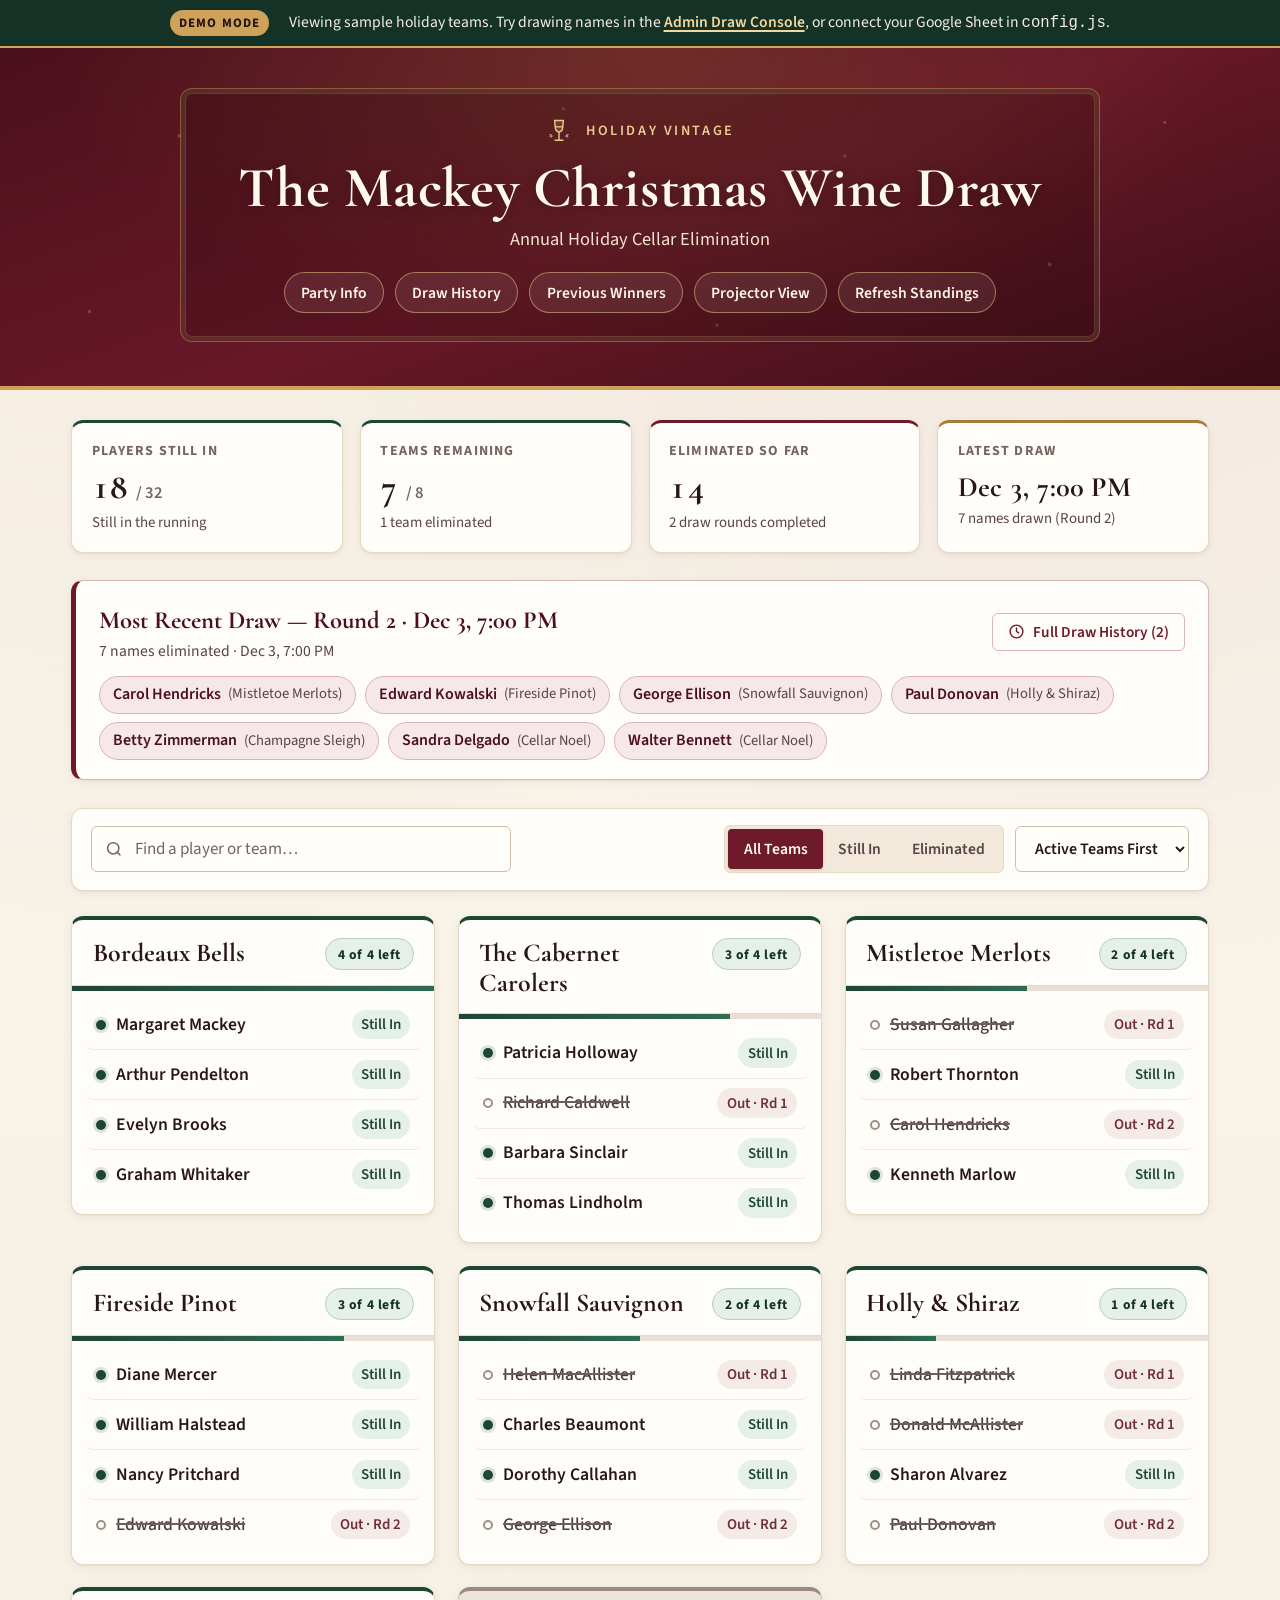
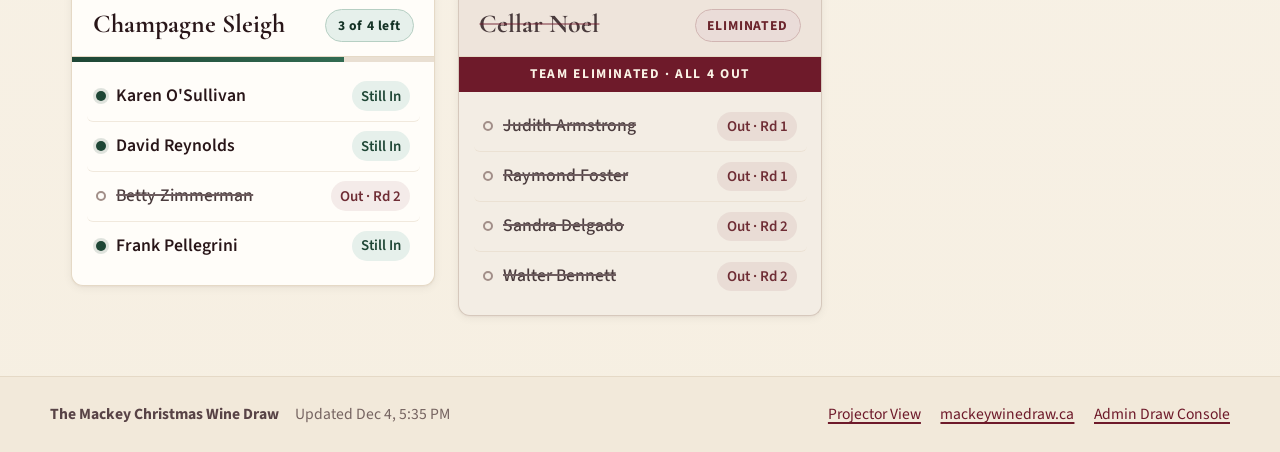
<file: index.html>
<!DOCTYPE html>
<html lang="en">
  <head>
    <meta charset="UTF-8" />
    <meta name="viewport" content="width=device-width, initial-scale=1.0" />
    <title>The Mackey Christmas Wine Draw</title>
    <meta
      name="description"
      content="Follow the teams, daily eliminations, and last name standing in The Mackey Christmas Wine Draw."
    />
    <link rel="icon" type="image/svg+xml" href="./favicon.svg" />
    <link rel="preconnect" href="https://fonts.googleapis.com" />
    <link rel="preconnect" href="https://fonts.gstatic.com" crossorigin />
    <link
      href="https://fonts.googleapis.com/css2?family=Cormorant+Garamond:wght@600;700&family=Source+Sans+3:wght@400;500;600;700&display=swap"
      rel="stylesheet"
    />
    <link rel="stylesheet" href="./css/styles.css" />
  </head>
  <body>
    <!-- Shown automatically only when API_URL in config.js is empty -->
    <div id="demo-banner" class="demo-banner no-print" hidden>
      <div class="demo-banner-inner">
        <span class="demo-badge">Demo Mode</span>
        <span>
          Viewing sample holiday teams. Try drawing names in the
          <a href="./admin.html">Admin Draw Console</a>, or connect your Google Sheet in
          <code>config.js</code>.
        </span>
      </div>
    </div>

    <header class="hero">
      <div class="hero-frame">
        <div class="hero-ornament" id="hero-ornament">
          <span class="hero-season" id="hero-season">Holiday Vintage</span>
        </div>
        <h1 class="hero-title" id="hero-title">The Mackey Christmas Wine Draw</h1>
        <p class="hero-subtitle" id="hero-subtitle">
          Annual Holiday Cellar Elimination &mdash; Last name standing takes home the wine
        </p>
        <nav class="hero-nav no-print" aria-label="Primary">
          <button type="button" class="hero-pill-link" id="open-party-nav">
            Party Info
          </button>
          <button type="button" class="hero-pill-link" id="open-history-nav">
            Draw History
          </button>
          <button type="button" class="hero-pill-link" id="open-winners-nav">
            Previous Winners
          </button>
          <a href="./projector.html" class="hero-pill-link">Projector View</a>
          <button type="button" class="hero-pill-link" id="refresh-btn">
            Refresh Standings
          </button>
        </nav>
      </div>
    </header>

    <main class="container">
      <!-- Grand Winner Banner (renders automatically when 1 player remains) -->
      <div id="winner-slot"></div>

      <!-- Cellar Tally Summary -->
      <section class="stats-grid" id="stats-slot" aria-label="Draw summary"></section>

      <!-- Latest Elimination Round Spotlight -->
      <div id="latest-draw-slot"></div>

      <!-- Search, Filter & Sort Controls -->
      <section class="controls-bar no-print" aria-label="Search and filter teams">
        <div class="search-wrap">
          <svg
            class="search-icon"
            width="18"
            height="18"
            viewBox="0 0 24 24"
            fill="none"
            stroke="currentColor"
            stroke-width="2"
            stroke-linecap="round"
            stroke-linejoin="round"
            aria-hidden="true"
          >
            <circle cx="11" cy="11" r="7.5"></circle>
            <path d="m20 20-3.8-3.8"></path>
          </svg>
          <label for="search-input" class="sr-only">Find a player or team</label>
          <input
            type="search"
            id="search-input"
            class="search-input"
            placeholder="Find a player or team…"
            autocomplete="off"
          />
          <button
            type="button"
            id="search-clear"
            class="search-clear"
            aria-label="Clear search"
            hidden
          >
            &times;
          </button>
        </div>

        <div class="controls-right">
          <div class="filter-group" role="group" aria-label="Filter teams by status">
            <button type="button" class="filter-btn" data-filter="all" aria-pressed="true">
              All Teams
            </button>
            <button type="button" class="filter-btn" data-filter="active" aria-pressed="false">
              Still In
            </button>
            <button type="button" class="filter-btn" data-filter="eliminated" aria-pressed="false">
              Eliminated
            </button>
          </div>

          <label for="sort-select" class="sr-only">Sort teams</label>
          <select id="sort-select" class="sort-select">
            <option value="active-first">Active Teams First</option>
            <option value="most-remaining">Most Players Left</option>
            <option value="alpha">Team Name (A–Z)</option>
            <option value="original">Original Order</option>
          </select>
        </div>
      </section>

      <!-- Teams & Players Board -->
      <section id="teams-slot" aria-label="Teams and players"></section>
    </main>

    <footer class="site-footer no-print">
      <div class="footer-inner">
        <div>
          <strong id="footer-event-name">The Mackey Christmas Wine Draw</strong>
          <span id="last-updated" style="margin-left: 0.75rem; color: var(--ink-muted);"></span>
        </div>
        <div class="footer-links">
          <a href="./projector.html">Projector View</a>
          <a href="https://www.mackeywinedraw.ca/" target="_blank" rel="noopener noreferrer">
            mackeywinedraw.ca
          </a>
          <a href="./admin.html">Admin Draw Console</a>
        </div>
      </div>
    </footer>

    <!-- Draw History Modal -->
    <div
      id="history-modal"
      class="modal-backdrop no-print"
      role="dialog"
      aria-modal="true"
      aria-labelledby="history-modal-title"
      hidden
    >
      <div class="modal-card">
        <div class="modal-header">
          <h2 class="modal-title" id="history-modal-title">Draw History</h2>
          <button
            type="button"
            id="history-modal-close"
            class="modal-close"
            aria-label="Close draw history"
          >
            &times;
          </button>
        </div>
        <div id="history-modal-body"></div>
      </div>
    </div>

    <!-- Previous Winners Modal -->
    <div
      id="winners-modal"
      class="modal-backdrop no-print"
      role="dialog"
      aria-modal="true"
      aria-labelledby="winners-modal-title"
      hidden
    >
      <div class="modal-card">
        <div class="modal-header">
          <h2 class="modal-title" id="winners-modal-title">Previous Winners</h2>
          <button
            type="button"
            id="winners-modal-close"
            class="modal-close"
            aria-label="Close previous winners"
          >
            &times;
          </button>
        </div>
        <div id="winners-modal-body"></div>
      </div>
    </div>

    <!-- Party Info Modal -->
    <div
      id="party-modal"
      class="modal-backdrop no-print"
      role="dialog"
      aria-modal="true"
      aria-labelledby="party-modal-title"
      hidden
    >
      <div class="modal-card">
        <div class="modal-header">
          <h2 class="modal-title" id="party-modal-title">2026 Party &amp; Draw Info</h2>
          <button
            type="button"
            id="party-modal-close"
            class="modal-close"
            aria-label="Close party info"
          >
            &times;
          </button>
        </div>
        <div class="party-modal-body">
          <div class="party-callout">
            <div class="party-callout-date">Saturday, November 28, 2026 &middot; 6:00 PM</div>
            <div class="party-callout-venue">Sirocco Golf Club</div>
            <div class="party-callout-address">210178 64 St W, Foothills County, AB</div>
          </div>

          <div class="party-section">
            <h3>Evening Schedule</h3>
            <ul class="party-schedule">
              <li><span>6:00 PM</span> Party Starts</li>
              <li><span>7:00 PM</span> Wine Draw Begins</li>
              <li><span>9:00 PM</span> Kitchen Closes</li>
              <li><span>11:00 PM</span> Winner Announced</li>
              <li><span>1:00 AM</span> Bar Closes</li>
            </ul>
          </div>

          <div class="party-section">
            <h3>How the Draw Works</h3>
            <ul>
              <li>Each participant ($30 entry) is randomly placed on a team.</li>
              <li>Daily eliminations run Nov 21&ndash;27 (~50% drawn before party night), with the remaining names drawn live at the party until one name remains.</li>
              <li>As long as someone on your team is still in, you're still in &mdash; the winning team splits all the wine equally.</li>
            </ul>
          </div>

          <div class="party-section">
            <h3>Calgary Food Bank Fundraiser</h3>
            <p>
              About 25% of every entry goes to The Calgary Food Bank and 75% buys wine (over
              $2,500 raised in 2025). A non-perishable food hamper and cash donation box will be at
              the party, and the runner-up receives the donation tax receipt.
            </p>
          </div>

          <div class="party-modal-actions">
            <a
              href="https://www.mackeywinedraw.ca/"
              target="_blank"
              rel="noopener noreferrer"
              class="btn btn-primary"
            >
              Visit mackeywinedraw.ca &nearr;
            </a>
          </div>
        </div>
      </div>
    </div>

    <script src="./config.js"></script>
    <script type="module" src="./js/board.js"></script>
  </body>
</html>
</file>
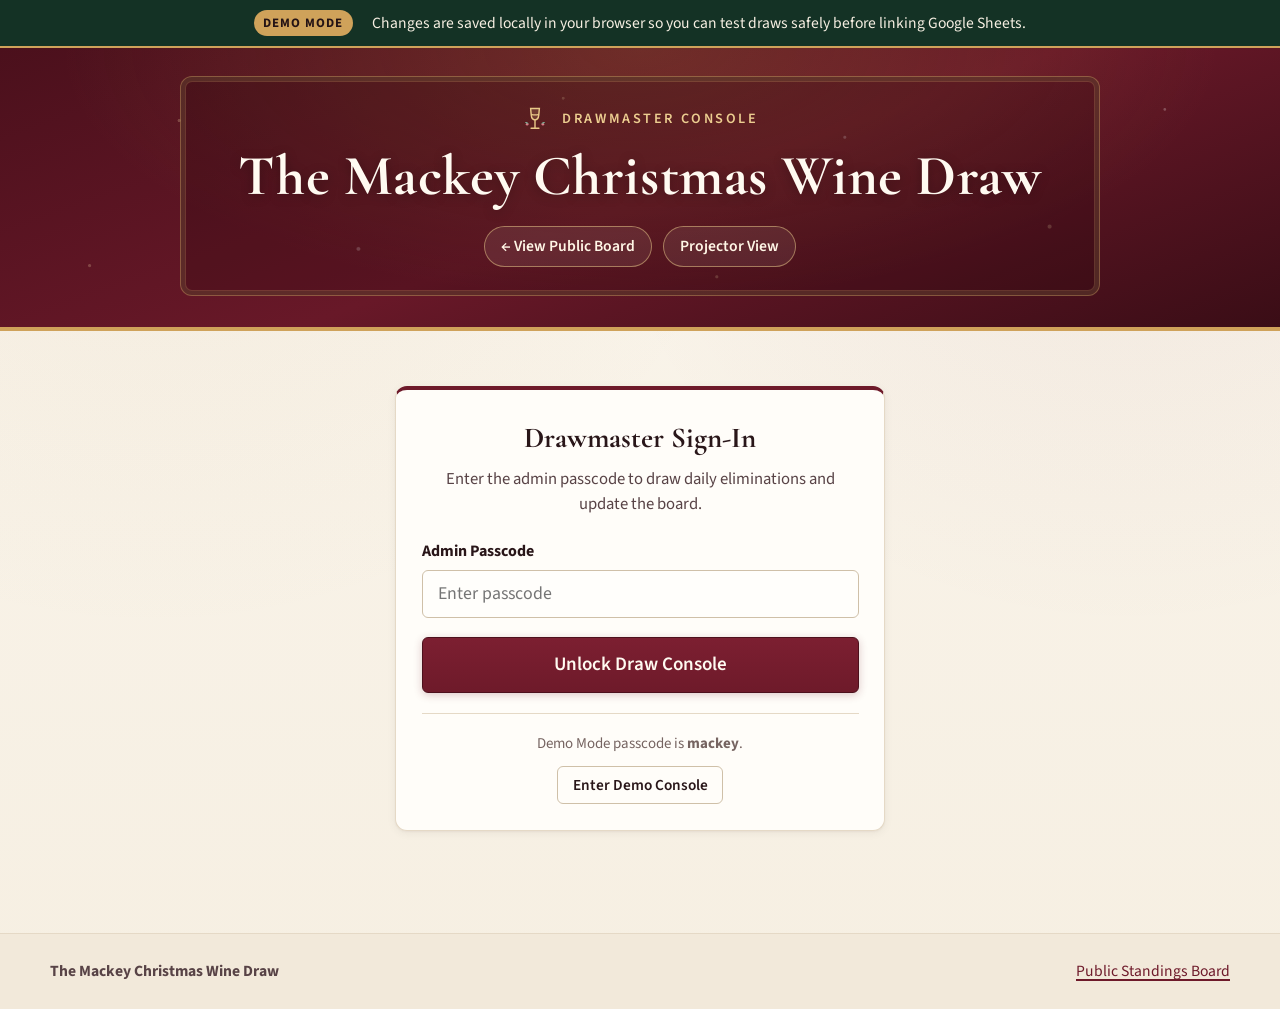
<file: admin.html>
<!DOCTYPE html>
<html lang="en">
  <head>
    <meta charset="UTF-8" />
    <meta name="viewport" content="width=device-width, initial-scale=1.0" />
    <title>Admin Console — The Mackey Christmas Wine Draw</title>
    <link rel="icon" type="image/svg+xml" href="./favicon.svg" />
    <link rel="preconnect" href="https://fonts.googleapis.com" />
    <link rel="preconnect" href="https://fonts.gstatic.com" crossorigin />
    <link
      href="https://fonts.googleapis.com/css2?family=Cormorant+Garamond:wght@600;700&family=Source+Sans+3:wght@400;500;600;700&display=swap"
      rel="stylesheet"
    />
    <link rel="stylesheet" href="./css/styles.css" />
  </head>
  <body>
    <div id="demo-banner" class="demo-banner no-print" hidden>
      <div class="demo-banner-inner">
        <span class="demo-badge">Demo Mode</span>
        <span>
          Changes are saved locally in your browser so you can test draws safely before linking
          Google Sheets.
        </span>
      </div>
    </div>

    <header class="hero hero--compact no-print">
      <div class="hero-frame">
        <div class="hero-ornament" id="hero-ornament">
          <span class="hero-season">Drawmaster Console</span>
        </div>
        <h1 class="hero-title" id="hero-title">The Mackey Christmas Wine Draw</h1>
        <nav class="hero-nav" aria-label="Admin navigation">
          <a href="./index.html" class="hero-pill-link">&larr; View Public Board</a>
          <a href="./projector.html" class="hero-pill-link">Projector View</a>
        </nav>
      </div>
    </header>

    <main class="container admin-page-content no-print">
      <!-- Passcode Gate -->
      <section id="auth-section" class="panel panel--accent auth-card">
        <h2 class="panel-title">Drawmaster Sign-In</h2>
        <p class="panel-desc">
          Enter the admin passcode to draw daily eliminations and update the board.
        </p>

        <div id="auth-error" class="alert alert-error" hidden></div>

        <form id="auth-form">
          <div class="field-group">
            <label for="passcode-input" class="field-label">Admin Passcode</label>
            <input
              type="password"
              id="passcode-input"
              class="text-input"
              placeholder="Enter passcode"
              autocomplete="current-password"
              required
            />
          </div>
          <button type="submit" id="auth-submit-btn" class="btn btn-primary btn-lg" style="width: 100%;">
            Unlock Draw Console
          </button>
        </form>

        <div
          id="demo-quick-unlock-wrap"
          style="margin-top: 1.15rem; padding-top: 1.05rem; border-top: 1px solid var(--border-subtle);"
          hidden
        >
          <p class="field-help" style="margin: 0 0 0.65rem;">
            Demo Mode passcode is <strong id="demo-passcode-hint">mackey</strong>.
          </p>
          <button type="button" id="demo-quick-unlock-btn" class="btn btn-secondary btn-sm">
            Enter Demo Console
          </button>
        </div>
      </section>

      <!-- Unlocked Admin Workspace -->
      <div id="admin-workspace" hidden>
        <div id="admin-alert" class="alert" hidden></div>

        <div id="admin-winner-slot"></div>

        <!-- Live Stats -->
        <section class="stats-grid" id="admin-stats" aria-label="Current draw totals"></section>

        <div class="admin-grid">
          <!-- Left Column: Draw Eliminations + Latest Drawn Names -->
          <div>
            <section class="panel panel--accent">
              <h2 class="panel-title">Draw Names to Eliminate</h2>
              <p class="panel-desc">
                Choose how many names to eliminate today. Names are chosen completely at random
                from all players still in the draw.
              </p>

              <form id="draw-form">
                <div class="field-group">
                  <label for="draw-count-input" class="field-label">
                    Number of Names to Eliminate
                  </label>
                  <div class="stepper-row">
                    <button
                      type="button"
                      id="draw-decrement"
                      class="stepper-btn"
                      aria-label="Decrease number of names"
                    >
                      &minus;
                    </button>
                    <input
                      type="number"
                      id="draw-count-input"
                      class="stepper-input"
                      value="4"
                      min="1"
                      step="1"
                      inputmode="numeric"
                      required
                    />
                    <button
                      type="button"
                      id="draw-increment"
                      class="stepper-btn"
                      aria-label="Increase number of names"
                    >
                      +
                    </button>
                  </div>
                  <div class="quick-picks" aria-label="Quick select count">
                    <button type="button" class="quick-pick-btn" data-quick-pick="1">1</button>
                    <button type="button" class="quick-pick-btn" data-quick-pick="2">2</button>
                    <button type="button" class="quick-pick-btn" data-quick-pick="3">3</button>
                    <button type="button" class="quick-pick-btn" data-quick-pick="5">5</button>
                    <button type="button" class="quick-pick-btn" data-quick-pick="10">10</button>
                    <button type="button" class="quick-pick-btn" data-quick-pick="20">20</button>
                  </div>
                  <p class="field-help" id="draw-max-hint"></p>
                </div>

                <div class="field-group">
                  <label for="draw-date-input" class="field-label">
                    Draw Timestamp <span style="font-weight: 400; color: var(--ink-muted);">(each timestamp is its own round on the Sheet)</span>
                  </label>
                  <label style="display: flex; align-items: center; gap: 0.5rem; margin-bottom: 0.45rem; font-size: 0.94rem; cursor: pointer;">
                    <input type="checkbox" id="draw-auto-time" checked />
                    <span>Use current date &amp; time when drawing</span>
                  </label>
                  <input
                    type="datetime-local"
                    id="draw-date-input"
                    class="text-input"
                    step="60"
                    disabled
                  />
                </div>

                <button
                  type="submit"
                  id="draw-submit-btn"
                  class="btn btn-primary btn-lg"
                  style="width: 100%;"
                >
                  Draw Names Now
                </button>
              </form>

              <!-- Drawn Names Result Box renders here right after a draw -->
              <div id="draw-result-slot"></div>
            </section>

            <!-- Safety Controls: Undo, Demo Reset, Connection -->
            <section class="panel panel--gold">
              <h2 class="panel-title">Draw Controls &amp; Safety</h2>
              <p class="panel-desc" id="undo-hint">No draws have been run yet.</p>

              <div class="result-actions" style="margin-bottom: 1.15rem;">
                <button type="button" id="undo-last-btn" class="btn btn-danger-outline" disabled>
                  Undo Last Draw
                </button>
                <a href="./index.html" class="btn btn-secondary">Open Public Board</a>
                <button type="button" id="lock-admin-btn" class="btn btn-secondary">
                  Lock Console
                </button>
              </div>

              <div
                id="demo-reset-wrap"
                style="padding-top: 1rem; border-top: 1px solid var(--border-subtle);"
                hidden
              >
                <p class="field-help" style="margin: 0 0 0.65rem;">
                  Testing in Demo Mode? Reset the sample 8 teams back to their starting point:
                </p>
                <button type="button" id="demo-reset-btn" class="btn btn-secondary btn-sm">
                  Reset Demo Roster
                </button>
              </div>
            </section>

            <!-- Connection Info & Optional Browser Tester -->
            <section class="panel">
              <h2 class="panel-title" style="font-size: 1.38rem;">Google Sheet Connection</h2>
              <p id="connection-status" class="panel-desc" style="margin-bottom: 0.9rem;"></p>
              <details>
                <summary style="cursor: pointer; font-weight: 600; color: var(--claret);">
                  Test an Apps Script Web App URL in this browser
                </summary>
                <div style="margin-top: 0.9rem;">
                  <div class="field-group">
                    <label for="api-url-input" class="field-label">Apps Script Web App URL</label>
                    <input
                      type="url"
                      id="api-url-input"
                      class="text-input"
                      placeholder="https://script.google.com/macros/s/.../exec"
                    />
                    <p class="field-help">
                      Saves only in this browser for testing. For everyone to use your live Sheet,
                      paste the URL into <code>config.js</code> in GitHub.
                    </p>
                  </div>
                  <div class="result-actions">
                    <button type="button" id="api-url-save" class="btn btn-pine btn-sm">
                      Use This URL
                    </button>
                    <button type="button" id="api-url-clear" class="btn btn-secondary btn-sm">
                      Back to Demo Mode
                    </button>
                  </div>
                </div>
              </details>
            </section>
          </div>

          <!-- Right Column: Past Draws History with Copy / Print -->
          <div>
            <section class="panel panel--pine">
              <h2 class="panel-title">Completed Draws</h2>
              <p class="panel-desc">
                Every past elimination round is recorded here so you can copy or re-print any
                day's list.
              </p>
              <div id="admin-history-slot"></div>
            </section>
          </div>
        </div>
      </div>
    </main>

    <!-- Print-only crisp handout container -->
    <section id="print-sheet" class="print-only" aria-hidden="true"></section>

    <footer class="site-footer no-print">
      <div class="footer-inner">
        <strong id="footer-event-name">The Mackey Christmas Wine Draw</strong>
        <div class="footer-links">
          <a href="./index.html">Public Standings Board</a>
        </div>
      </div>
    </footer>

    <!-- Confirmation Modal -->
    <div
      id="confirm-modal"
      class="modal-backdrop no-print"
      role="dialog"
      aria-modal="true"
      aria-labelledby="confirm-title"
      hidden
    >
      <div class="modal-card" style="max-width: 500px;">
        <div class="modal-header">
          <h2 class="modal-title" id="confirm-title">Confirm</h2>
          <button type="button" id="confirm-close-btn" class="modal-close" aria-label="Cancel">
            &times;
          </button>
        </div>
        <div id="confirm-body" style="margin-bottom: 1.35rem;"></div>
        <div class="result-actions" style="justify-content: flex-end;">
          <button type="button" id="confirm-cancel-btn" class="btn btn-secondary">Cancel</button>
          <button type="button" id="confirm-ok-btn" class="btn btn-primary">Confirm</button>
        </div>
      </div>
    </div>

    <script src="./config.js"></script>
    <script type="module" src="./js/admin.js"></script>
  </body>
</html>
</file>
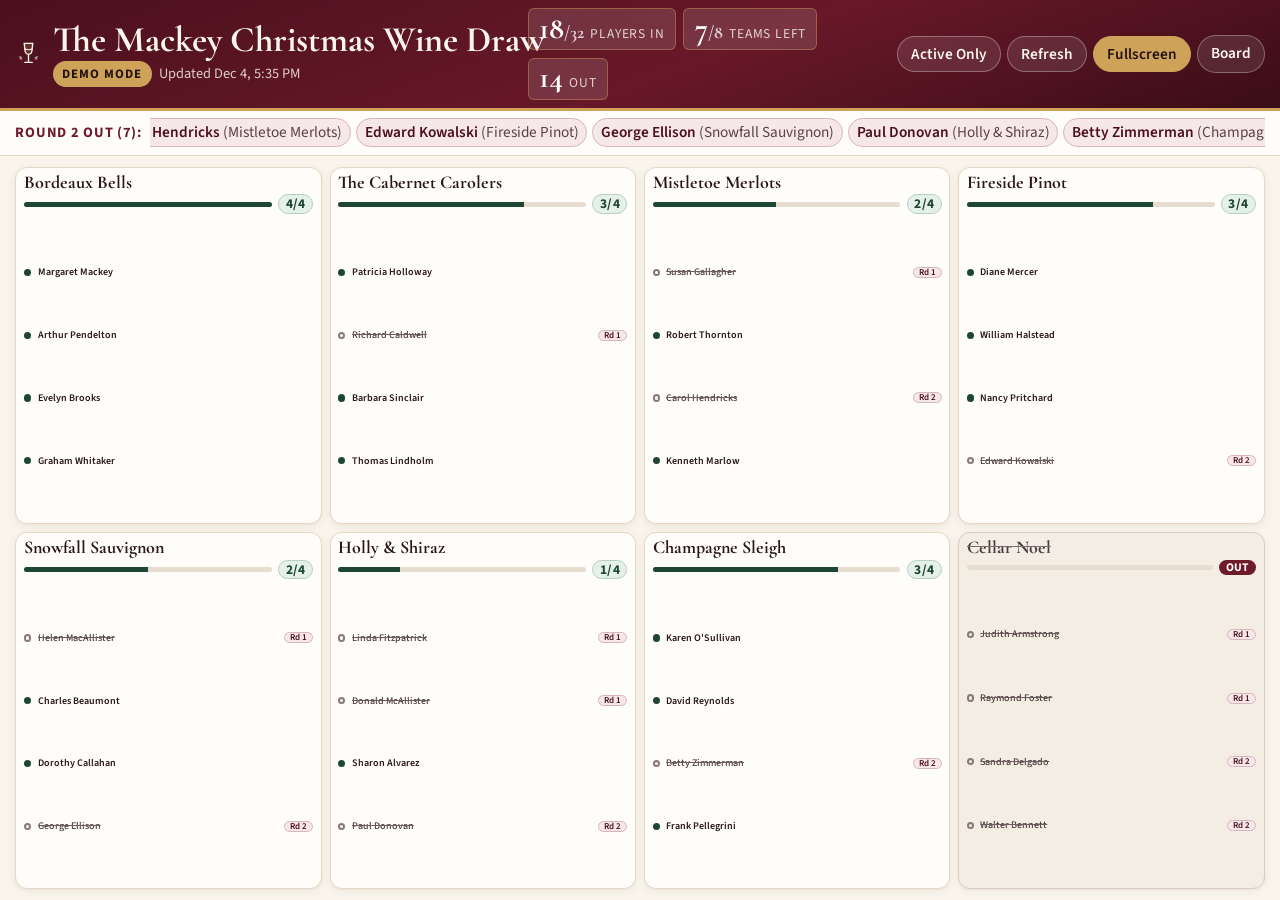
<file: projector.html>
<!DOCTYPE html>
<html lang="en">
  <head>
    <meta charset="UTF-8" />
    <meta name="viewport" content="width=device-width, initial-scale=1.0" />
    <title>Projector Board — The Mackey Christmas Wine Draw</title>
    <link rel="icon" type="image/svg+xml" href="./favicon.svg" />
    <link rel="preconnect" href="https://fonts.googleapis.com" />
    <link rel="preconnect" href="https://fonts.gstatic.com" crossorigin />
    <link
      href="https://fonts.googleapis.com/css2?family=Cormorant+Garamond:wght@600;700&family=Source+Sans+3:wght@400;500;600;700&display=swap"
      rel="stylesheet"
    />
    <link rel="stylesheet" href="./css/styles.css" />
  </head>
  <body class="projector-body">
    <header class="proj-header">
      <div class="proj-brand">
        <span class="proj-ornament" id="proj-ornament"></span>
        <div>
          <h1 class="proj-title" id="proj-title">The Mackey Christmas Wine Draw</h1>
          <div class="proj-sub">
            <span id="proj-demo-pill" class="demo-badge" hidden>Demo Mode</span>
            <span id="proj-updated">Loading standings&hellip;</span>
          </div>
        </div>
      </div>

      <div class="proj-tallies" id="proj-tallies" aria-label="Draw summary"></div>

      <div class="proj-controls no-print">
        <button type="button" id="proj-active-toggle" class="proj-btn" aria-pressed="false">
          Active Only
        </button>
        <button type="button" id="proj-refresh" class="proj-btn" title="Refresh standings (R)">
          Refresh
        </button>
        <button type="button" id="proj-fullscreen" class="proj-btn proj-btn--gold" title="Toggle Fullscreen (F)">
          Fullscreen
        </button>
        <a href="./index.html" class="proj-btn">Board</a>
      </div>
    </header>

    <div id="proj-spotlight" class="proj-spotlight" hidden></div>

    <main id="proj-grid" class="proj-grid" aria-label="All teams projector view"></main>

    <script src="./config.js"></script>
    <script type="module" src="./js/projector.js"></script>
  </body>
</html>
</file>
<file: css/styles.css>
/* ==========================================================================
   The Mackey Christmas Wine Draw — Tasteful Holiday Cellar Theme
   Designed for warm elegance and effortless readability on every screen.
   ========================================================================== */

:root {
  /* Palette — Warm Parchment, Vintage Claret, Evergreen & Antique Gold */
  --bg-parchment: #faf5ec;
  --bg-parchment-deep: #f2e9da;
  --bg-card: #fffdf9;
  --bg-card-eliminated: #f3ede4;

  --ink-primary: #291619;
  --ink-secondary: #584346;
  --ink-muted: #766461;

  --claret: #6e1a2a;
  --claret-deep: #4c101c;
  --claret-soft: #f6e7ea;
  --claret-border: #d9b4bc;

  --pine: #1e4635;
  --pine-deep: #143225;
  --pine-soft: #e6f0eb;
  --pine-border: #b6cfc3;

  --gold: #a97b38;
  --gold-bright: #cfa25a;
  --gold-soft: #faf1df;
  --gold-border: #dfc697;

  --border-subtle: #e5d9c6;
  --border-strong: #cfc0a8;

  /* Typography */
  --font-display: "Cormorant Garamond", Georgia, "Times New Roman", serif;
  --font-body: "Source Sans 3", -apple-system, BlinkMacSystemFont, "Segoe UI", Roboto, sans-serif;

  /* Spacing & Radii */
  --radius-sm: 6px;
  --radius-md: 12px;
  --radius-lg: 18px;
  --shadow-card: 0 2px 10px rgba(41, 22, 25, 0.06), 0 1px 2px rgba(41, 22, 25, 0.04);
  --shadow-elevated: 0 12px 32px rgba(41, 22, 25, 0.12), 0 2px 6px rgba(41, 22, 25, 0.06);
  --max-width: 1180px;
}

*,
*::before,
*::after {
  box-sizing: border-box;
}

html {
  font-size: 17px;
  scroll-behavior: smooth;
  -webkit-font-smoothing: antialiased;
}

body {
  margin: 0;
  font-family: var(--font-body);
  color: var(--ink-primary);
  background-color: var(--bg-parchment);
  background-image:
    radial-gradient(circle at 12% 0%, rgba(169, 123, 56, 0.08), transparent 42%),
    radial-gradient(circle at 88% 8%, rgba(110, 26, 42, 0.06), transparent 38%),
    linear-gradient(180deg, #faf5ec 0%, #f6efe2 100%);
  min-height: 100vh;
  line-height: 1.55;
}

a {
  color: var(--claret);
  text-decoration-thickness: 1.5px;
  text-underline-offset: 3px;
}

a:hover {
  color: var(--claret-deep);
}

button,
input,
select {
  font-family: inherit;
  font-size: inherit;
}

:focus-visible {
  outline: 3px solid var(--gold);
  outline-offset: 2px;
}

.sr-only {
  position: absolute;
  width: 1px;
  height: 1px;
  padding: 0;
  margin: -1px;
  overflow: hidden;
  clip: rect(0, 0, 0, 0);
  white-space: nowrap;
  border: 0;
}

/* ==========================================================================
   Demo Mode Banner
   ========================================================================== */
.demo-banner {
  background: var(--pine-deep);
  color: #f6efe2;
  border-bottom: 2px solid var(--gold-bright);
  font-size: 0.92rem;
  padding: 0.6rem 1.25rem;
}

.demo-banner-inner {
  max-width: var(--max-width);
  margin: 0 auto;
  display: flex;
  flex-wrap: wrap;
  align-items: center;
  justify-content: center;
  gap: 0.5rem 1.15rem;
  text-align: center;
}

.demo-badge {
  display: inline-block;
  background: var(--gold-bright);
  color: #241315;
  font-weight: 700;
  font-size: 0.76rem;
  letter-spacing: 0.08em;
  text-transform: uppercase;
  padding: 0.16rem 0.55rem;
  border-radius: 999px;
}

.demo-banner a {
  color: #f3d79d;
  font-weight: 600;
}

/* ==========================================================================
   Hero Header — Vintage Holiday Wine Label Style
   ========================================================================== */
.hero {
  position: relative;
  overflow: hidden;
  background:
    radial-gradient(ellipse at 50% 0%, rgba(169, 123, 56, 0.24), transparent 64%),
    linear-gradient(160deg, #4b101c 0%, #681828 52%, #3a0d16 100%);
  color: #fbf6ed;
  padding: 2.35rem 1.25rem 2.6rem;
  border-bottom: 4px solid var(--gold-bright);
}

.hero--compact {
  padding: 1.65rem 1.25rem 1.85rem;
}

/* Subtle decorative champagne/snow motes in header only */
.hero::before {
  content: "";
  position: absolute;
  inset: 0;
  pointer-events: none;
  opacity: 0.24;
  background-image:
    radial-gradient(2px 2px at 14% 26%, #f6dfad 60%, transparent 100%),
    radial-gradient(2.5px 2.5px at 28% 72%, #ffffff 50%, transparent 100%),
    radial-gradient(1.8px 1.8px at 44% 18%, #f6dfad 60%, transparent 100%),
    radial-gradient(2px 2px at 66% 32%, #ffffff 50%, transparent 100%),
    radial-gradient(2.5px 2.5px at 82% 64%, #f6dfad 60%, transparent 100%),
    radial-gradient(1.8px 1.8px at 91% 22%, #ffffff 50%, transparent 100%),
    radial-gradient(2px 2px at 7% 78%, #f6dfad 55%, transparent 100%),
    radial-gradient(2px 2px at 56% 82%, #f6dfad 55%, transparent 100%);
  animation: gentle-shimmer 12s ease-in-out infinite alternate;
}

@keyframes gentle-shimmer {
  0% {
    opacity: 0.18;
    transform: translateY(0);
  }
  100% {
    opacity: 0.34;
    transform: translateY(6px);
  }
}

@media (prefers-reduced-motion: reduce) {
  .hero::before {
    animation: none;
  }
}

.hero-frame {
  position: relative;
  z-index: 1;
  max-width: 920px;
  margin: 0 auto;
  padding: 1.65rem 1.75rem;
  border: 1px solid rgba(214, 176, 108, 0.45);
  border-radius: var(--radius-md);
  text-align: center;
  background: rgba(34, 7, 13, 0.22);
  box-shadow: inset 0 0 0 4px rgba(34, 7, 13, 0.25), inset 0 0 0 5px rgba(214, 176, 108, 0.24);
}

.hero-ornament {
  display: inline-flex;
  align-items: center;
  justify-content: center;
  gap: 0.75rem;
  margin-bottom: 0.55rem;
  color: #e9c988;
}

.hero-season {
  font-size: 0.84rem;
  font-weight: 600;
  letter-spacing: 0.18em;
  text-transform: uppercase;
  color: #eccd90;
}

.hero-title {
  margin: 0.15rem 0 0.35rem;
  font-family: var(--font-display);
  font-size: clamp(2.15rem, 4.6vw, 3.35rem);
  font-weight: 700;
  line-height: 1.1;
  letter-spacing: 0.01em;
  color: #fffaf1;
  text-shadow: 0 2px 12px rgba(0, 0, 0, 0.28);
}

.hero-subtitle {
  margin: 0 auto;
  max-width: 600px;
  font-size: 1.08rem;
  color: #f3e4cf;
  font-weight: 400;
}

.hero-nav {
  margin-top: 1.1rem;
  display: flex;
  flex-wrap: wrap;
  justify-content: center;
  gap: 0.65rem;
}

.hero-pill-link {
  display: inline-flex;
  align-items: center;
  gap: 0.4rem;
  padding: 0.42rem 0.95rem;
  border-radius: 999px;
  border: 1px solid rgba(233, 201, 136, 0.52);
  background: rgba(255, 250, 241, 0.08);
  color: #fff6e6;
  text-decoration: none;
  font-size: 0.92rem;
  font-weight: 600;
  transition: background-color 0.15s ease, border-color 0.15s ease;
}

.hero-pill-link:hover {
  background: rgba(233, 201, 136, 0.2);
  border-color: #f2d497;
  color: #ffffff;
}

/* ==========================================================================
   Main Container
   ========================================================================== */
.container {
  max-width: var(--max-width);
  margin: 0 auto;
  padding: 1.75rem 1.25rem 3.5rem;
}

/* ==========================================================================
   Winner Banner (Shown when 1 player remains!)
   ========================================================================== */
.winner-banner {
  margin-bottom: 1.8rem;
  padding: 2rem 1.75rem;
  border-radius: var(--radius-lg);
  background:
    radial-gradient(circle at 50% 0%, rgba(214, 176, 108, 0.28), transparent 65%),
    linear-gradient(135deg, #fffaf0 0%, #f8ebd0 100%);
  border: 2px solid var(--gold-bright);
  box-shadow: var(--shadow-elevated);
  text-align: center;
}

.winner-kicker {
  display: inline-flex;
  align-items: center;
  gap: 0.45rem;
  padding: 0.28rem 0.85rem;
  border-radius: 999px;
  background: var(--claret);
  color: #fff8ec;
  font-size: 0.82rem;
  font-weight: 700;
  letter-spacing: 0.12em;
  text-transform: uppercase;
  margin-bottom: 0.7rem;
}

.winner-name {
  margin: 0.15rem 0 0.25rem;
  font-family: var(--font-display);
  font-size: clamp(2.1rem, 4.5vw, 3.1rem);
  font-weight: 700;
  color: var(--claret-deep);
  line-height: 1.15;
}

.winner-team {
  margin: 0;
  font-size: 1.12rem;
  color: var(--pine);
  font-weight: 600;
}

.winner-note {
  margin: 0.6rem 0 0;
  font-size: 0.98rem;
  color: var(--ink-secondary);
}

/* ==========================================================================
   Stats Strip (Cellar Tally)
   ========================================================================== */
.stats-grid {
  display: grid;
  grid-template-columns: repeat(4, minmax(0, 1fr));
  gap: 1rem;
  margin-bottom: 1.6rem;
}

@media (max-width: 860px) {
  .stats-grid {
    grid-template-columns: repeat(2, minmax(0, 1fr));
  }
}

.stat-card {
  background: var(--bg-card);
  border: 1px solid var(--border-subtle);
  border-top: 3px solid var(--gold);
  border-radius: var(--radius-md);
  padding: 1.05rem 1.15rem;
  box-shadow: var(--shadow-card);
}

.stat-card--pine {
  border-top-color: var(--pine);
}

.stat-card--claret {
  border-top-color: var(--claret);
}

.stat-label {
  font-size: 0.82rem;
  font-weight: 700;
  text-transform: uppercase;
  letter-spacing: 0.08em;
  color: var(--ink-muted);
  margin-bottom: 0.3rem;
}

.stat-value {
  font-family: var(--font-display);
  font-size: 2.1rem;
  font-weight: 700;
  line-height: 1.1;
  color: var(--ink-primary);
  font-variant-numeric: tabular-nums;
}

.stat-value small {
  font-family: var(--font-body);
  font-size: 0.98rem;
  font-weight: 600;
  color: var(--ink-muted);
}

.stat-sub {
  margin-top: 0.25rem;
  font-size: 0.88rem;
  color: var(--ink-secondary);
}

/* ==========================================================================
   Latest Draw Spotlight Ledger
   ========================================================================== */
.latest-draw {
  background: var(--bg-card);
  border: 1px solid var(--claret-border);
  border-left: 5px solid var(--claret);
  border-radius: var(--radius-md);
  padding: 1.15rem 1.35rem;
  margin-bottom: 1.65rem;
  box-shadow: var(--shadow-card);
}

.latest-draw-header {
  display: flex;
  flex-wrap: wrap;
  align-items: center;
  justify-content: space-between;
  gap: 0.75rem;
  margin-bottom: 0.75rem;
}

.latest-draw-title {
  margin: 0;
  font-family: var(--font-display);
  font-size: 1.45rem;
  font-weight: 700;
  color: var(--claret-deep);
}

.latest-draw-meta {
  font-size: 0.92rem;
  color: var(--ink-secondary);
}

.latest-draw-chips {
  display: flex;
  flex-wrap: wrap;
  gap: 0.5rem;
}

.drawn-chip {
  display: inline-flex;
  align-items: center;
  gap: 0.4rem;
  background: var(--claret-soft);
  border: 1px solid var(--claret-border);
  color: var(--claret-deep);
  padding: 0.32rem 0.78rem;
  border-radius: 999px;
  font-size: 0.94rem;
  font-weight: 600;
}

.drawn-chip span {
  font-weight: 400;
  color: var(--ink-secondary);
  font-size: 0.86rem;
}

/* ==========================================================================
   Controls Bar (Search, Filter, Sort)
   ========================================================================== */
.controls-bar {
  display: flex;
  flex-wrap: wrap;
  align-items: center;
  justify-content: space-between;
  gap: 0.85rem;
  margin-bottom: 1.5rem;
  padding: 0.95rem 1.1rem;
  background: var(--bg-card);
  border: 1px solid var(--border-subtle);
  border-radius: var(--radius-md);
  box-shadow: var(--shadow-card);
}

.search-wrap {
  position: relative;
  flex: 1 1 260px;
  max-width: 420px;
}

.search-icon {
  position: absolute;
  left: 0.85rem;
  top: 50%;
  transform: translateY(-50%);
  color: var(--ink-muted);
  pointer-events: none;
}

.search-input {
  width: 100%;
  min-height: 46px;
  padding: 0.55rem 2.3rem 0.55rem 2.55rem;
  border: 1.5px solid var(--border-strong);
  border-radius: var(--radius-sm);
  background: #fffefb;
  color: var(--ink-primary);
  font-size: 1rem;
}

.search-input::placeholder {
  color: var(--ink-muted);
}

.search-clear {
  position: absolute;
  right: 0.45rem;
  top: 50%;
  transform: translateY(-50%);
  width: 32px;
  height: 32px;
  border: none;
  background: transparent;
  color: var(--ink-muted);
  border-radius: 50%;
  cursor: pointer;
  font-size: 1.15rem;
  line-height: 1;
}

.search-clear:hover {
  background: var(--bg-parchment-deep);
  color: var(--ink-primary);
}

.controls-right {
  display: flex;
  flex-wrap: wrap;
  align-items: center;
  gap: 0.65rem;
}

.filter-group {
  display: inline-flex;
  background: var(--bg-parchment-deep);
  border: 1px solid var(--border-subtle);
  border-radius: var(--radius-sm);
  padding: 3px;
}

.filter-btn {
  border: none;
  background: transparent;
  color: var(--ink-secondary);
  font-weight: 600;
  font-size: 0.92rem;
  padding: 0.48rem 0.9rem;
  border-radius: 4px;
  cursor: pointer;
  min-height: 40px;
  transition: background-color 0.15s ease, color 0.15s ease;
}

.filter-btn:hover {
  color: var(--ink-primary);
}

.filter-btn[aria-pressed="true"] {
  background: var(--claret);
  color: #fffaf1;
  box-shadow: 0 1px 3px rgba(41, 22, 25, 0.18);
}

.sort-select {
  min-height: 46px;
  padding: 0.48rem 0.85rem;
  border: 1.5px solid var(--border-strong);
  border-radius: var(--radius-sm);
  background: #fffefb;
  color: var(--ink-primary);
  font-size: 0.94rem;
  font-weight: 600;
  cursor: pointer;
}

/* ==========================================================================
   Team Cards Grid
   ========================================================================== */
.teams-grid {
  display: grid;
  grid-template-columns: repeat(auto-fill, minmax(320px, 1fr));
  gap: 1.35rem;
  align-items: start;
}

@media (max-width: 420px) {
  .teams-grid {
    grid-template-columns: 1fr;
  }
}

.team-card {
  position: relative;
  background: var(--bg-card);
  border: 1.5px solid var(--border-subtle);
  border-radius: var(--radius-md);
  box-shadow: var(--shadow-card);
  overflow: hidden;
  transition: transform 0.18s ease, box-shadow 0.18s ease, border-color 0.18s ease;
}

.team-card:hover {
  transform: translateY(-2px);
  box-shadow: var(--shadow-elevated);
}

.team-card--active {
  border-top: 4px solid var(--pine);
}

.team-card--winner {
  border: 2px solid var(--gold-bright);
  border-top: 5px solid var(--gold);
  background: linear-gradient(180deg, #fffcf5 0%, #fffdf9 100%);
  box-shadow: 0 8px 26px rgba(169, 123, 56, 0.22);
}

.team-card--eliminated {
  background: var(--bg-card-eliminated);
  border-color: #d6c8bc;
  border-top: 4px solid #9b8882;
}

.team-card--eliminated:hover {
  transform: none;
  box-shadow: var(--shadow-card);
}

.team-card-header {
  padding: 1.05rem 1.2rem 0.85rem;
  border-bottom: 1px solid var(--border-subtle);
  display: flex;
  align-items: flex-start;
  justify-content: space-between;
  gap: 0.75rem;
}

.team-card--eliminated .team-card-header {
  background: rgba(110, 26, 42, 0.045);
}

.team-name {
  margin: 0;
  font-family: var(--font-display);
  font-size: 1.52rem;
  font-weight: 700;
  line-height: 1.18;
  color: var(--ink-primary);
}

.team-card--eliminated .team-name {
  color: #4a3b3d;
  text-decoration: line-through;
  text-decoration-color: rgba(110, 26, 42, 0.45);
  text-decoration-thickness: 1.5px;
}

.team-status-badge {
  flex-shrink: 0;
  display: inline-flex;
  align-items: center;
  gap: 0.35rem;
  padding: 0.28rem 0.7rem;
  border-radius: 999px;
  font-size: 0.8rem;
  font-weight: 700;
  letter-spacing: 0.04em;
  white-space: nowrap;
}

.team-status-badge--active {
  background: var(--pine-soft);
  color: var(--pine-deep);
  border: 1px solid var(--pine-border);
}

.team-status-badge--eliminated {
  background: #eadcd8;
  color: #6b242c;
  border: 1px solid #d1b5b2;
  text-transform: uppercase;
  letter-spacing: 0.06em;
}

.team-status-badge--winner {
  background: var(--gold-soft);
  color: #6e4a12;
  border: 1px solid var(--gold-bright);
  text-transform: uppercase;
  letter-spacing: 0.06em;
}

/* Progress bar showing remaining vs eliminated players on the team */
.team-meter {
  height: 5px;
  background: #e9dfd2;
  width: 100%;
}

.team-meter-fill {
  height: 100%;
  background: linear-gradient(90deg, var(--pine) 0%, #326b52 100%);
  transition: width 0.3s ease;
}

.team-card--winner .team-meter-fill {
  background: linear-gradient(90deg, var(--gold) 0%, var(--gold-bright) 100%);
}

/* Eliminated Team Banner */
.team-eliminated-ribbon {
  display: flex;
  align-items: center;
  justify-content: center;
  gap: 0.45rem;
  padding: 0.42rem 0.9rem;
  background: #6e1a2a;
  color: #fbf3e6;
  font-size: 0.79rem;
  font-weight: 700;
  letter-spacing: 0.12em;
  text-transform: uppercase;
}

/* Player List inside a Team Card */
.player-list {
  list-style: none;
  margin: 0;
  padding: 0.55rem 0.85rem 0.85rem;
}

.player-row {
  display: flex;
  align-items: center;
  justify-content: space-between;
  gap: 0.65rem;
  padding: 0.58rem 0.55rem;
  border-radius: var(--radius-sm);
  border-bottom: 1px solid rgba(229, 217, 198, 0.55);
}

.player-row:last-child {
  border-bottom: none;
}

.player-row--match {
  background: var(--gold-soft);
  box-shadow: inset 3px 0 0 var(--gold);
}

.player-left {
  display: flex;
  align-items: center;
  gap: 0.6rem;
  min-width: 0;
}

.player-dot {
  flex-shrink: 0;
  width: 10px;
  height: 10px;
  border-radius: 50%;
}

.player-dot--active {
  background: var(--pine);
  box-shadow: 0 0 0 3px rgba(30, 70, 53, 0.14);
}

.player-dot--winner {
  background: var(--gold);
  box-shadow: 0 0 0 3px rgba(169, 123, 56, 0.25);
}

.player-dot--eliminated {
  background: transparent;
  border: 2px solid #a28f89;
}

.player-name {
  font-size: 1.04rem;
  font-weight: 600;
  color: var(--ink-primary);
  overflow-wrap: anywhere;
}

.player-row--eliminated .player-name {
  color: #4a3b3d;
  font-weight: 500;
  text-decoration: line-through;
  text-decoration-color: #6e5d5f;
  text-decoration-thickness: 1.5px;
}

.player-tag {
  flex-shrink: 0;
  font-size: 0.88rem;
  font-weight: 600;
  padding: 0.18rem 0.55rem;
  border-radius: 999px;
  white-space: nowrap;
}

.player-tag--active {
  color: var(--pine);
  background: var(--pine-soft);
}

.player-tag--winner {
  color: #6b4710;
  background: var(--gold-soft);
  border: 1px solid var(--gold-bright);
}

.player-tag--eliminated {
  color: #6f2d35;
  background: rgba(110, 26, 42, 0.08);
}

/* ==========================================================================
   Buttons
   ========================================================================== */
.btn {
  display: inline-flex;
  align-items: center;
  justify-content: center;
  gap: 0.5rem;
  min-height: 46px;
  padding: 0.62rem 1.25rem;
  border-radius: var(--radius-sm);
  border: 1.5px solid transparent;
  font-size: 1rem;
  font-weight: 600;
  cursor: pointer;
  text-decoration: none;
  transition: background-color 0.15s ease, border-color 0.15s ease, transform 0.08s ease, box-shadow 0.15s ease;
}

.btn:active:not(:disabled) {
  transform: translateY(1px);
}

.btn:disabled {
  opacity: 0.52;
  cursor: not-allowed;
}

.btn-primary {
  background: linear-gradient(180deg, #7c1f31 0%, var(--claret) 100%);
  color: #fffaf1;
  border-color: var(--claret-deep);
  box-shadow: 0 2px 8px rgba(110, 26, 42, 0.24);
}

.btn-primary:hover:not(:disabled) {
  background: linear-gradient(180deg, #6b1929 0%, var(--claret-deep) 100%);
  color: #ffffff;
}

.btn-pine {
  background: linear-gradient(180deg, #24533f 0%, var(--pine) 100%);
  color: #fffaf1;
  border-color: var(--pine-deep);
}

.btn-pine:hover:not(:disabled) {
  background: var(--pine-deep);
  color: #ffffff;
}

.btn-secondary {
  background: var(--bg-card);
  color: var(--ink-primary);
  border-color: var(--border-strong);
}

.btn-secondary:hover:not(:disabled) {
  background: var(--bg-parchment-deep);
  border-color: var(--gold);
}

.btn-ghost {
  background: transparent;
  color: var(--claret);
  border-color: var(--claret-border);
}

.btn-ghost:hover:not(:disabled) {
  background: var(--claret-soft);
}

.btn-danger-outline {
  background: var(--bg-card);
  color: #8b1e2d;
  border-color: #d6a4ac;
}

.btn-danger-outline:hover:not(:disabled) {
  background: #fbecee;
  border-color: #8b1e2d;
}

.btn-sm {
  min-height: 38px;
  padding: 0.38rem 0.85rem;
  font-size: 0.9rem;
}

.btn-lg {
  min-height: 54px;
  padding: 0.82rem 1.85rem;
  font-size: 1.12rem;
}

/* ==========================================================================
   Modal / Dialog (Draw History & Confirmations)
   ========================================================================== */
.modal-backdrop {
  position: fixed;
  inset: 0;
  z-index: 100;
  background: rgba(29, 13, 16, 0.62);
  display: flex;
  align-items: center;
  justify-content: center;
  padding: 1.25rem;
  backdrop-filter: blur(2px);
}

.modal-backdrop[hidden] {
  display: none;
}

.modal-card {
  width: 100%;
  max-width: 640px;
  max-height: 86vh;
  overflow-y: auto;
  background: var(--bg-card);
  border: 1.5px solid var(--gold-border);
  border-top: 5px solid var(--claret);
  border-radius: var(--radius-lg);
  box-shadow: 0 24px 60px rgba(24, 10, 13, 0.35);
  padding: 1.5rem 1.6rem;
}

.modal-header {
  display: flex;
  align-items: center;
  justify-content: space-between;
  gap: 1rem;
  padding-bottom: 0.85rem;
  border-bottom: 1px solid var(--border-subtle);
  margin-bottom: 1rem;
}

.modal-title {
  margin: 0;
  font-family: var(--font-display);
  font-size: 1.75rem;
  font-weight: 700;
  color: var(--claret-deep);
}

.modal-close {
  width: 40px;
  height: 40px;
  border-radius: 50%;
  border: 1px solid var(--border-subtle);
  background: var(--bg-parchment);
  color: var(--ink-primary);
  font-size: 1.3rem;
  cursor: pointer;
  display: inline-flex;
  align-items: center;
  justify-content: center;
}

.modal-close:hover {
  background: var(--bg-parchment-deep);
}

/* ==========================================================================
   History Ledger Items
   ========================================================================== */
.history-round {
  border: 1px solid var(--border-subtle);
  border-radius: var(--radius-md);
  background: var(--bg-parchment);
  padding: 1rem 1.15rem;
  margin-bottom: 0.9rem;
}

.history-round:last-child {
  margin-bottom: 0;
}

.history-round-head {
  display: flex;
  flex-wrap: wrap;
  align-items: center;
  justify-content: space-between;
  gap: 0.5rem;
  margin-bottom: 0.65rem;
}

.history-round-title {
  margin: 0;
  font-family: var(--font-display);
  font-size: 1.32rem;
  font-weight: 700;
  color: var(--claret-deep);
}

.history-round-date {
  font-size: 0.88rem;
  color: var(--ink-muted);
}

.history-list {
  margin: 0;
  padding-left: 1.35rem;
}

.history-list li {
  padding: 0.18rem 0;
  color: var(--ink-primary);
}

.history-team {
  color: var(--ink-muted);
  font-size: 0.92rem;
}

/* ==========================================================================
   Admin Page Specific Styles
   ========================================================================== */
.admin-grid {
  display: grid;
  grid-template-columns: minmax(0, 1.15fr) minmax(0, 0.85fr);
  gap: 1.5rem;
  align-items: start;
}

@media (max-width: 920px) {
  .admin-grid {
    grid-template-columns: 1fr;
  }
}

.panel {
  background: var(--bg-card);
  border: 1.5px solid var(--border-subtle);
  border-radius: var(--radius-md);
  box-shadow: var(--shadow-card);
  padding: 1.5rem;
  margin-bottom: 1.35rem;
}

.panel--accent {
  border-top: 4px solid var(--claret);
}

.panel--gold {
  border-top: 4px solid var(--gold);
}

.panel--pine {
  border-top: 4px solid var(--pine);
}

.panel-title {
  margin: 0 0 0.35rem;
  font-family: var(--font-display);
  font-size: 1.7rem;
  font-weight: 700;
  color: var(--ink-primary);
}

.panel-desc {
  margin: 0 0 1.2rem;
  color: var(--ink-secondary);
  font-size: 0.98rem;
}

/* Passcode Gate */
.auth-card {
  max-width: 490px;
  margin: 1.5rem auto 2.5rem;
  text-align: center;
}

.field-group {
  margin-bottom: 1.1rem;
  text-align: left;
}

.field-label {
  display: block;
  font-weight: 700;
  font-size: 0.94rem;
  color: var(--ink-primary);
  margin-bottom: 0.38rem;
}

.field-help {
  margin-top: 0.35rem;
  font-size: 0.88rem;
  color: var(--ink-muted);
}

.text-input {
  width: 100%;
  min-height: 48px;
  padding: 0.6rem 0.9rem;
  border: 1.5px solid var(--border-strong);
  border-radius: var(--radius-sm);
  background: #fffefb;
  color: var(--ink-primary);
  font-size: 1.05rem;
}

/* Draw Count Stepper */
.stepper-row {
  display: flex;
  align-items: center;
  gap: 0.65rem;
}

.stepper-btn {
  width: 50px;
  height: 50px;
  border-radius: var(--radius-sm);
  border: 1.5px solid var(--border-strong);
  background: var(--bg-parchment);
  color: var(--ink-primary);
  font-size: 1.45rem;
  font-weight: 700;
  cursor: pointer;
  display: inline-flex;
  align-items: center;
  justify-content: center;
}

.stepper-btn:hover:not(:disabled) {
  background: var(--bg-parchment-deep);
  border-color: var(--claret);
}

.stepper-input {
  width: 104px;
  height: 50px;
  text-align: center;
  font-size: 1.45rem;
  font-weight: 700;
  font-variant-numeric: tabular-nums;
  border: 1.5px solid var(--border-strong);
  border-radius: var(--radius-sm);
  background: #fffefb;
  color: var(--claret-deep);
}

.quick-picks {
  display: flex;
  flex-wrap: wrap;
  gap: 0.45rem;
  margin-top: 0.65rem;
}

.quick-pick-btn {
  padding: 0.32rem 0.78rem;
  border-radius: 999px;
  border: 1px solid var(--border-strong);
  background: var(--bg-parchment);
  color: var(--ink-secondary);
  font-size: 0.9rem;
  font-weight: 600;
  cursor: pointer;
}

.quick-pick-btn:hover:not(:disabled) {
  border-color: var(--claret);
  color: var(--claret-deep);
  background: var(--claret-soft);
}

/* Draw Results Card */
.draw-result-box {
  background: linear-gradient(180deg, #fffdf8 0%, #faf2e3 100%);
  border: 2px solid var(--gold-bright);
  border-radius: var(--radius-md);
  padding: 1.45rem;
  margin-top: 1.35rem;
}

.draw-result-head {
  display: flex;
  flex-wrap: wrap;
  align-items: baseline;
  justify-content: space-between;
  gap: 0.5rem;
  border-bottom: 1px solid var(--gold-border);
  padding-bottom: 0.75rem;
  margin-bottom: 1rem;
}

.draw-result-title {
  margin: 0;
  font-family: var(--font-display);
  font-size: 1.75rem;
  color: var(--claret-deep);
}

.drawn-list {
  margin: 0 0 1.15rem;
  padding: 0;
  list-style: none;
  counter-reset: drawn;
}

.drawn-list-item {
  counter-increment: drawn;
  display: flex;
  flex-wrap: wrap;
  align-items: center;
  justify-content: space-between;
  gap: 0.5rem;
  padding: 0.62rem 0.75rem;
  margin-bottom: 0.45rem;
  background: #ffffff;
  border: 1px solid var(--border-subtle);
  border-left: 4px solid var(--claret);
  border-radius: var(--radius-sm);
  animation: slide-in-item 0.28s ease both;
}

@keyframes slide-in-item {
  from {
    opacity: 0;
    transform: translateY(6px);
  }
  to {
    opacity: 1;
    transform: translateY(0);
  }
}

.drawn-list-item::before {
  content: counter(drawn) ".";
  font-weight: 700;
  color: var(--claret);
  margin-right: 0.55rem;
  min-width: 1.65rem;
  font-variant-numeric: tabular-nums;
}

.drawn-list-name {
  font-weight: 700;
  font-size: 1.08rem;
  color: var(--ink-primary);
  margin-right: auto;
}

.drawn-list-team {
  color: var(--ink-secondary);
  font-size: 0.94rem;
}

.team-out-callout {
  background: var(--claret-soft);
  border: 1px solid var(--claret-border);
  border-radius: var(--radius-sm);
  padding: 0.75rem 1rem;
  margin-bottom: 1.1rem;
  color: var(--claret-deep);
  font-size: 0.96rem;
}

.result-actions {
  display: flex;
  flex-wrap: wrap;
  gap: 0.65rem;
}

/* Status / Alert Messages */
.alert {
  padding: 0.85rem 1.05rem;
  border-radius: var(--radius-sm);
  margin-bottom: 1rem;
  font-size: 0.96rem;
  border: 1px solid transparent;
}

.alert-error {
  background: #fbecee;
  border-color: #dfa6af;
  color: #7b1424;
}

.alert-success {
  background: var(--pine-soft);
  border-color: var(--pine-border);
  color: var(--pine-deep);
}

.alert-info {
  background: var(--gold-soft);
  border-color: var(--gold-border);
  color: #5b3e11;
}

/* Loading / Empty States */
.state-box {
  text-align: center;
  padding: 3rem 1.5rem;
  background: var(--bg-card);
  border: 1px solid var(--border-subtle);
  border-radius: var(--radius-md);
  color: var(--ink-secondary);
}

.spinner {
  width: 34px;
  height: 34px;
  border: 3px solid var(--border-subtle);
  border-top-color: var(--claret);
  border-radius: 50%;
  margin: 0 auto 0.9rem;
  animation: spin 0.85s linear infinite;
}

@keyframes spin {
  to {
    transform: rotate(360deg);
  }
}

/* ==========================================================================
   Footer
   ========================================================================== */
.site-footer {
  border-top: 1px solid var(--border-subtle);
  background: var(--bg-parchment-deep);
  padding: 1.5rem 1.25rem;
  color: var(--ink-secondary);
  font-size: 0.92rem;
}

.footer-inner {
  max-width: var(--max-width);
  margin: 0 auto;
  display: flex;
  flex-wrap: wrap;
  align-items: center;
  justify-content: space-between;
  gap: 0.75rem 1.5rem;
}

.footer-links {
  display: flex;
  flex-wrap: wrap;
  align-items: center;
  gap: 1.15rem;
}

/* ==========================================================================
   Print Stylesheet — Crisp Ink-Friendly Eliminated Names Handout
   ========================================================================== */
.print-only {
  display: none;
}

@media print {
  body {
    background: #ffffff !important;
    color: #111111 !important;
    font-size: 12pt;
  }

  .no-print,
  .demo-banner,
  .hero,
  .site-footer,
  .modal-backdrop,
  .result-actions,
  .controls-bar {
    display: none !important;
  }

  body.printing-drawn-list .admin-page-content {
    display: none !important;
  }

  body.printing-drawn-list .print-only {
    display: block !important;
  }

  .print-sheet {
    max-width: 100%;
    padding: 0;
  }

  .print-sheet-header {
    text-align: center;
    border-bottom: 2px solid #4c101c;
    padding-bottom: 0.75rem;
    margin-bottom: 1.25rem;
  }

  .print-sheet-title {
    margin: 0 0 0.2rem;
    font-family: var(--font-display);
    font-size: 24pt;
    color: #4c101c;
  }

  .print-sheet-sub {
    margin: 0;
    font-size: 12pt;
    color: #444444;
  }

  .print-sheet-table {
    width: 100%;
    border-collapse: collapse;
    margin-top: 1rem;
  }

  .print-sheet-table th,
  .print-sheet-table td {
    text-align: left;
    padding: 0.5rem 0.6rem;
    border-bottom: 1px solid #cccccc;
  }

  .print-sheet-table th {
    font-weight: 700;
    border-bottom: 2px solid #4c101c;
  }

  .print-sheet-footer {
    margin-top: 1.5rem;
    padding-top: 0.75rem;
    border-top: 1px solid #cccccc;
    font-size: 10.5pt;
    color: #444444;
  }

  /* When printing the public board directly */
  .teams-grid {
    display: block;
  }

  .team-card {
    break-inside: avoid;
    margin-bottom: 1rem;
    box-shadow: none;
    border: 1px solid #aaaaaa;
  }
}

/* ==========================================================================
   Party Info Modal
   ========================================================================== */
.party-callout {
  background: linear-gradient(135deg, #4b101c 0%, #681828 100%);
  color: #fbf6ed;
  border: 1px solid var(--gold-bright);
  border-radius: var(--radius-md);
  padding: 1rem 1.2rem;
  margin-bottom: 1.15rem;
}

.party-callout-date {
  font-size: 0.86rem;
  font-weight: 700;
  letter-spacing: 0.06em;
  text-transform: uppercase;
  color: #f3d79d;
}

.party-callout-venue {
  font-family: var(--font-display);
  font-size: 1.65rem;
  font-weight: 700;
  line-height: 1.15;
  margin: 0.15rem 0;
}

.party-callout-address {
  font-size: 0.94rem;
  color: rgba(251, 246, 237, 0.88);
}

.party-section {
  margin-bottom: 1.05rem;
}

.party-section h3 {
  margin: 0 0 0.4rem;
  font-family: var(--font-display);
  font-size: 1.3rem;
  color: var(--claret-deep);
}

.party-section p,
.party-section ul {
  margin: 0;
  color: var(--ink-secondary);
  font-size: 0.96rem;
}

.party-section ul {
  padding-left: 1.2rem;
}

.party-section li + li {
  margin-top: 0.25rem;
}

.party-schedule {
  list-style: none !important;
  padding-left: 0 !important;
  display: grid;
  grid-template-columns: repeat(auto-fit, minmax(190px, 1fr));
  gap: 0.35rem 0.9rem;
}

.party-schedule li span {
  display: inline-block;
  min-width: 4.5rem;
  font-weight: 700;
  color: var(--pine);
}

.party-modal-actions {
  margin-top: 1.25rem;
  padding-top: 0.95rem;
  border-top: 1px solid var(--border-subtle);
  display: flex;
  justify-content: flex-end;
}

/* ==========================================================================
   Full-Screen Projector View (projector.html)
   Sized in vh so the whole board scales with the screen height. The grid
   is always rows x columns with no scrolling on a 16:9 screen.
   ========================================================================== */
.projector-body {
  height: 100vh;
  height: 100dvh;
  display: flex;
  flex-direction: column;
  overflow: hidden;
  background: var(--bg-parchment);
}

.proj-header {
  display: flex;
  align-items: center;
  justify-content: space-between;
  gap: 1vw;
  padding: 0.9vh 1.2vw;
  background: linear-gradient(160deg, #4b101c 0%, #681828 55%, #3a0d16 100%);
  color: #fbf6ed;
  border-bottom: 3px solid var(--gold-bright);
  flex-shrink: 0;
}

.proj-brand {
  display: flex;
  align-items: center;
  gap: 0.8vw;
  min-width: 0;
}

.proj-ornament svg {
  width: 3vh;
  height: 3vh;
  display: block;
}

.proj-title {
  margin: 0;
  font-family: var(--font-display);
  font-size: 4vh;
  font-weight: 700;
  line-height: 1.05;
  white-space: nowrap;
}

.proj-sub {
  display: flex;
  align-items: center;
  gap: 0.6vw;
  font-size: 1.6vh;
  color: rgba(251, 246, 237, 0.82);
  margin-top: 0.3vh;
}

.proj-tallies {
  display: flex;
  align-items: center;
  gap: 0.6vw;
  flex-wrap: wrap;
}

.proj-tally {
  background: rgba(255, 253, 249, 0.12);
  border: 1px solid rgba(207, 162, 90, 0.42);
  border-radius: var(--radius-sm);
  padding: 0.5vh 0.8vw;
  display: flex;
  align-items: baseline;
  gap: 0.5vw;
  white-space: nowrap;
}

.proj-tally-num {
  font-family: var(--font-display);
  font-size: 3.4vh;
  font-weight: 700;
  line-height: 1;
  color: #ffffff;
}

.proj-tally-num small {
  font-size: 2vh;
  opacity: 0.78;
}

.proj-tally-round {
  font-weight: 700;
  font-size: 2vh;
  color: #f3d79d;
}

.proj-tally-label {
  font-size: 1.5vh;
  text-transform: uppercase;
  letter-spacing: 0.06em;
  color: rgba(251, 246, 237, 0.82);
}

.proj-controls {
  display: flex;
  align-items: center;
  gap: 0.5vw;
  flex-shrink: 0;
}

.proj-btn {
  display: inline-flex;
  align-items: center;
  justify-content: center;
  padding: 0.7vh 1vw;
  border-radius: 999px;
  border: 1px solid rgba(255, 255, 255, 0.3);
  background: rgba(255, 255, 255, 0.1);
  color: #fbf6ed;
  font-size: 1.7vh;
  font-weight: 600;
  text-decoration: none;
  cursor: pointer;
}

.proj-btn:hover,
.proj-btn[aria-pressed="true"] {
  background: rgba(255, 255, 255, 0.24);
  color: #ffffff;
}

.proj-btn--gold {
  background: var(--gold-bright);
  border-color: var(--gold-bright);
  color: #241315;
}

.proj-btn--gold:hover {
  background: #dfb56e;
  color: #241315;
}

/* One line: the latest-draw names never push the grid down. */
.proj-spotlight {
  display: flex;
  align-items: center;
  gap: 0.6vw;
  height: 5vh;
  padding: 0 1.2vw;
  background: var(--bg-card);
  border-bottom: 1px solid var(--border-subtle);
  flex-shrink: 0;
  overflow: hidden;
  white-space: nowrap;
}

.proj-spotlight[hidden] {
  display: none;
}

.proj-spotlight--winner {
  height: 6vh;
  background: linear-gradient(90deg, #faf1df 0%, #fffdf8 50%, #faf1df 100%);
  border-bottom: 2px solid var(--gold-bright);
  justify-content: center;
}

.proj-spot-label {
  flex-shrink: 0;
  font-weight: 700;
  font-size: 1.6vh;
  text-transform: uppercase;
  letter-spacing: 0.05em;
  color: var(--claret);
  display: inline-flex;
  align-items: center;
  gap: 0.4vw;
}

.proj-spot-winner {
  font-family: var(--font-display);
  font-size: 3vh;
  color: var(--ink-primary);
}

.proj-spot-chips {
  display: flex;
  flex: 1 1 0;
  gap: 0.4vw;
  min-width: 0;
  overflow-x: auto;
  overscroll-behavior-x: contain;
  scrollbar-width: none;
}

.proj-spot-chips::-webkit-scrollbar {
  display: none;
}

/* People who prefer reduced motion can scroll the names themselves. */
@media (prefers-reduced-motion: reduce) {
  .proj-spot-chips {
    scrollbar-width: thin;
  }
  .proj-spot-chips::-webkit-scrollbar {
    display: block;
    height: 5px;
  }
}

.proj-chip {
  flex-shrink: 0;
  background: var(--claret-soft);
  border: 1px solid var(--claret-border);
  border-radius: 999px;
  padding: 0.2vh 0.6vw;
  font-size: 1.7vh;
  font-weight: 600;
  color: var(--claret-deep);
}

.proj-chip span {
  font-weight: 400;
  color: var(--ink-secondary);
}

.proj-grid {
  flex: 1 1 auto;
  min-height: 0;
  padding: 1.2vh 1.2vw;
  display: grid;
  grid-template-columns: repeat(var(--proj-cols, 4), minmax(0, 1fr));
  grid-template-rows: repeat(var(--proj-rows, 2), minmax(0, 1fr));
  gap: 0.9vh 0.6vw;
  overflow: auto;
}

.proj-team {
  background: var(--bg-card);
  border: 1px solid var(--border-subtle);
  border-radius: var(--radius-md);
  box-shadow: var(--shadow-card);
  padding: 0.6vh 0.6vw;
  display: flex;
  flex-direction: column;
  min-height: 0;
  overflow: hidden;
}

.proj-team--out {
  background: var(--bg-card-eliminated);
  border-color: #d8cdc0;
}

.proj-team--winner {
  border: 2px solid var(--gold-bright);
  background: linear-gradient(180deg, #fffdf6 0%, #faf1df 100%);
}

.proj-progress-row {
  display: flex;
  align-items: center;
  gap: 0.5vw;
  margin-bottom: 0.2vh;
  flex-shrink: 0;
  min-width: 0;
}

.proj-team-name {
  margin: 0 0 0.2vh;
  min-width: 0;
  font-family: var(--font-display);
  font-size: 2vh;
  font-weight: 700;
  line-height: 1.1;
  color: var(--ink-primary);
  overflow: hidden;
  text-overflow: ellipsis;
  white-space: nowrap;
}

.proj-team--out .proj-team-name {
  color: #4a3b3d;
  text-decoration: line-through;
  text-decoration-color: #7d6b6d;
}

.proj-badge {
  flex-shrink: 0;
  font-size: 1.5vh;
  font-weight: 700;
  line-height: 1.3;
  padding: 0 0.5vw;
  border-radius: 999px;
  letter-spacing: 0.03em;
}

.proj-badge--in {
  background: var(--pine-soft);
  color: var(--pine);
  border: 1px solid var(--pine-border);
}

.proj-badge--out {
  background: var(--claret);
  color: #ffffff;
  text-transform: uppercase;
  font-size: 1.3vh;
}

.proj-badge--winner {
  background: var(--gold-bright);
  color: #241315;
  text-transform: uppercase;
  font-size: 1.3vh;
}

.proj-progress {
  height: 0.5vh;
  border-radius: 999px;
  background: #e6ddd0;
  overflow: hidden;
  flex: 1 1 auto;
  min-width: 0;
}

.proj-progress-fill {
  height: 100%;
  background: var(--pine);
}

.proj-players {
  margin: 0;
  padding: 0;
  list-style: none;
  display: flex;
  flex-direction: column;
  justify-content: space-evenly;
  flex: 1 1 auto;
  min-height: 0;
}

.proj-player {
  display: flex;
  align-items: center;
  gap: 0.5vw;
  font-size: 1.12vh;
  line-height: 1.2;
  min-width: 0;
}

.proj-player-name {
  font-weight: 600;
  color: var(--ink-primary);
  overflow: hidden;
  text-overflow: ellipsis;
  white-space: nowrap;
  flex: 1 1 auto;
  min-width: 0;
}

.proj-player--out .proj-player-name {
  color: #4a3b3d;
  font-weight: 500;
  text-decoration: line-through;
  text-decoration-color: #6e5d5f;
}

.proj-player--winner .proj-player-name {
  color: var(--pine-deep);
  font-weight: 700;
}

.proj-dot {
  width: 0.8vh;
  height: 0.8vh;
  border-radius: 50%;
  flex-shrink: 0;
}

.proj-dot--in {
  background: var(--pine);
}

.proj-dot--out {
  border: 2px solid #8a7878;
}

.proj-day {
  flex-shrink: 0;
  font-size: 1vh;
  line-height: 1;
  font-weight: 600;
  color: var(--claret-deep);
  background: var(--claret-soft);
  border: 1px solid var(--claret-border);
  border-radius: 999px;
  padding: 0 0.4vw;
}

.proj-day--winner {
  background: var(--gold-soft);
  color: #6a4814;
  border-color: var(--gold-bright);
}

.proj-empty {
  grid-column: 1 / -1;
  display: flex;
  align-items: center;
  justify-content: center;
  font-size: 2.4vh;
  color: var(--ink-secondary);
}

/* Phones and narrow windows: stack normally instead of fitting one screen. */
@media (max-width: 980px) {
  .projector-body {
    height: auto;
    overflow: auto;
  }
  .proj-header {
    flex-wrap: wrap;
  }
  .proj-title {
    font-size: 1.6rem;
    white-space: normal;
  }
  .proj-spotlight {
    height: auto;
    white-space: nowrap;
    padding: 0.6rem 1rem;
  }
  .proj-spotlight--winner {
    flex-wrap: wrap;
    white-space: normal;
  }
  .proj-chip {
    font-size: 0.9rem;
  }
  .proj-grid {
    grid-template-columns: repeat(auto-fit, minmax(250px, 1fr));
    grid-template-rows: none;
    grid-auto-rows: auto;
    overflow: visible;
  }
  .proj-team-name {
    font-size: 1.35rem;
  }
  .proj-players {
    justify-content: flex-start;
  }
  .proj-player {
    font-size: 0.98rem;
    line-height: 1.5;
  }
}

/* Previous Winners Modal */
.winners-list {
  list-style: none;
  margin: 0;
  padding: 0;
  display: flex;
  flex-direction: column;
  gap: 0.65rem;
}

.winners-item {
  display: flex;
  align-items: center;
  gap: 0.9rem;
  padding: 0.75rem 0.9rem;
  background: var(--bg-parchment);
  border: 1px solid var(--border-subtle);
  border-radius: var(--radius-sm);
}

.winners-year {
  font-family: var(--font-display);
  font-size: 1.25rem;
  font-weight: 700;
  color: var(--claret);
  min-width: 3.4rem;
}

.winners-info {
  flex: 1;
  display: flex;
  flex-direction: column;
  gap: 0.1rem;
}

.winners-name {
  font-size: 1.05rem;
  color: var(--ink-primary);
}

.winners-team {
  font-size: 0.9rem;
  color: var(--ink-secondary);
}

.winners-notes {
  font-size: 0.85rem;
  font-weight: 600;
  color: var(--pine);
  background: var(--pine-soft);
  padding: 0.2rem 0.6rem;
  border-radius: 999px;
  white-space: nowrap;
}
</file>
